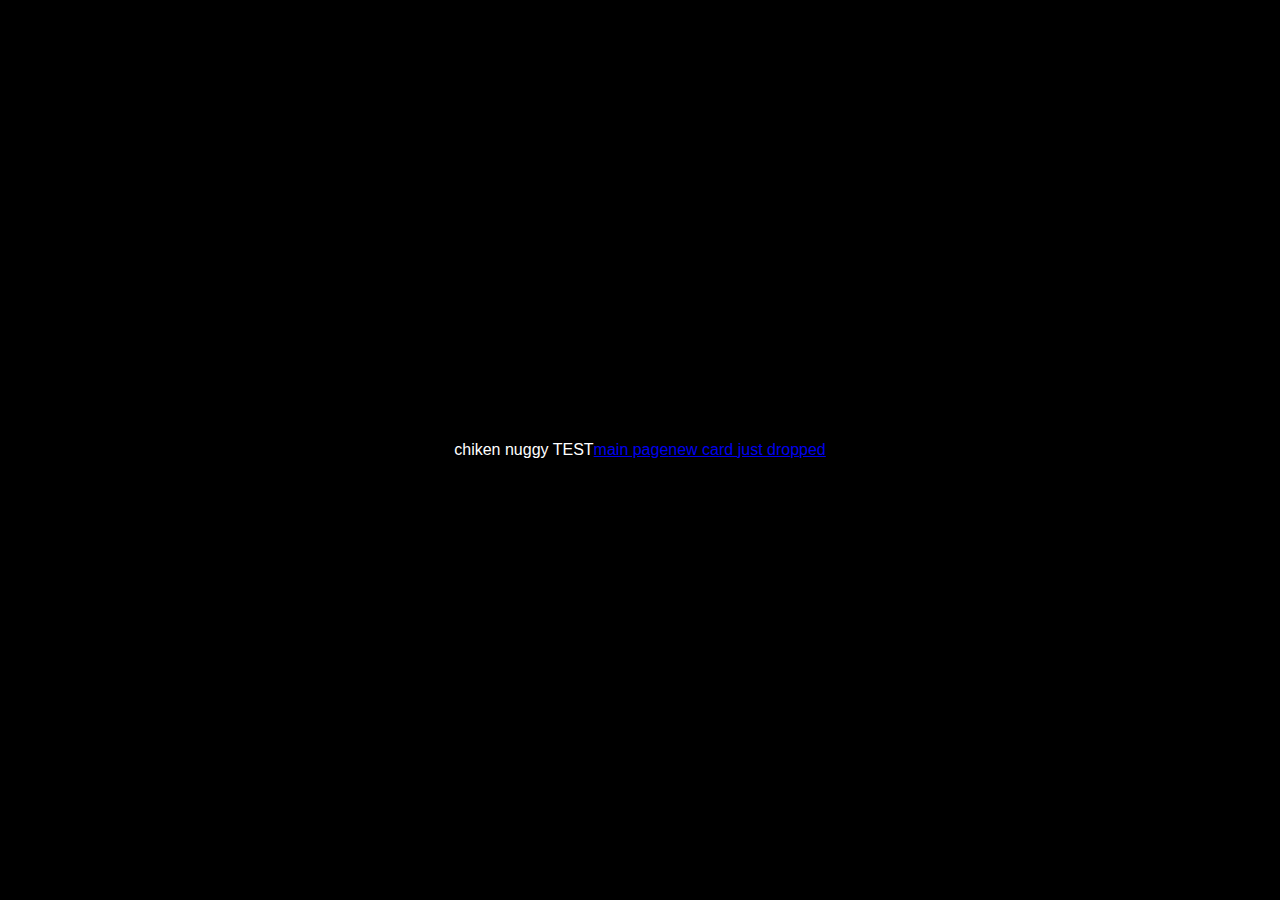
<file: index.html>
<!DOCTYPE html>
<html lang="en">
    <head>
        <meta charset="UTF-8">
        <meta name="viewport" content="width=device-width, initial-scale=1.0">
        <title>Your Page Title</title>
        <link rel="stylesheet" href="cardstyle.css"> <!-- Link to an external CSS file -->
    </head>
    <body>
        chiken nuggy
        TEST
        <a href="cards.html">main page</a>
        <a href="newcard.html">new card just dropped</a>
    </body>
</html>
</file>
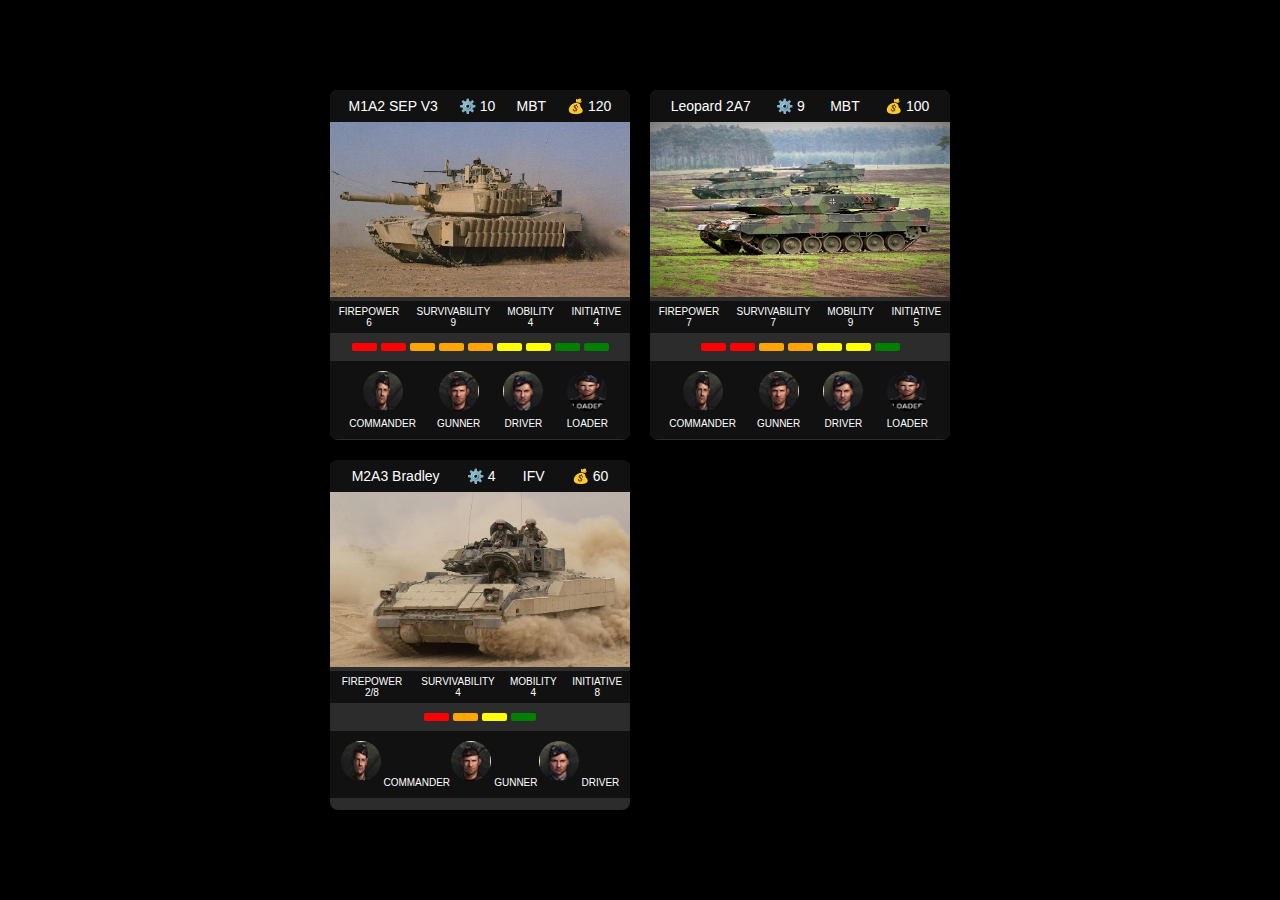
<file: cards.html>
<!DOCTYPE html>
<html lang="en">

<head>
    <meta charset="UTF-8">
    <meta name="viewport" content="width=device-width, initial-scale=1.0">
    <title>Tank Card</title>
    <link rel="stylesheet" href="cardstyle.css">
</head>
<!--Abrams-->

<body>
    <div class="cardgrid">
        <div class="container">
            <div class="card">
                <div class="header">
                    <span class="tank-name">M1A2 SEP V3</span>
                    <span class="icon">⚙️ 10</span>
                    <span class="type">MBT</span>
                    <span class="cost">💰 120</span>
                </div>
                <div class="image-section">
                    <img src="h3.jpg.56b4e3b6946e02e14bf2f4e55b6e6236.jpg" alt="Tank Image">
                    <div class="stats">
                        <div class="stat">
                            <span>FIREPOWER</span>
                            <span class="value">6</span>
                        </div>
                        <div class="stat">
                            <span>SURVIVABILITY</span>
                            <span class="value">9</span>
                        </div>
                        <div class="stat">
                            <span>MOBILITY</span>
                            <span class="value">4</span>
                        </div>
                        <div class="stat">
                            <span>INITIATIVE</span>
                            <span class="value">4</span>
                        </div>
                    </div>
                </div>

                <div class="status-bar">
                    <div class="bar red"></div>
                    <div class="bar red"></div>
                    <div class="bar orange"></div>
                    <div class="bar orange"></div>
                    <div class="bar orange"></div>
                    <div class="bar yellow"></div>
                    <div class="bar yellow"></div>
                    <div class="bar green"></div>
                    <div class="bar green"></div>
                </div>

                <div class="crew">
                    <div class="crew-member">
                        <img src="tank card commander-02.png" alt="Commander">
                        <span>COMMANDER</span>
                    </div>
                    <div class="crew-member">
                        <img src="tank card gunner-04.png" alt="Gunner">
                        <span>GUNNER</span>
                    </div>
                    <div class="crew-member">
                        <img src="tank card driver-03.png" alt="Driver">
                        <span>DRIVER</span>
                    </div>
                    <div class="crew-member">
                        <img src="tank card loader-04.png" alt="Loader">
                        <span>LOADER</span>
                    </div>
                </div>
            </div>
        </div>
         <!---start of new card--->
        <div class="container">
            <div class="card">
                <div class="header">
                    <span class="tank-name">Leopard 2A7</span>
                    <span class="icon">⚙️ 9</span>
                    <span class="type">MBT</span>
                    <span class="cost">💰 100</span>
                </div>
                <div class="image-section">
                    <img src="Leopard_2_A5_der_Bundeswehr.jpg" alt="Tank Image">
                    <div class="stats">
                        <div class="stat">
                            <span>FIREPOWER</span>
                            <span class="value">7</span>
                        </div>
                        <div class="stat">
                            <span>SURVIVABILITY</span>
                            <span class="value">7</span>
                        </div>
                        <div class="stat">
                            <span>MOBILITY</span>
                            <span class="value">9</span>
                        </div>
                        <div class="stat">
                            <span>INITIATIVE</span>
                            <span class="value">5</span>
                        </div>
                    </div>
                </div>

                <div class="status-bar">
                    <div class="bar red"></div>
                    <div class="bar red"></div>
                    <div class="bar orange"></div>
                    <div class="bar orange"></div>
                    <div class="bar yellow"></div>
                    <div class="bar yellow"></div>
                    <div class="bar green"></div>
                </div>

                <div class="crew">
                    <div class="crew-member">
                        <img src="tank card commander-02.png" alt="Commander">
                        <span>COMMANDER</span>
                    </div>
                    <div class="crew-member">
                        <img src="tank card gunner-04.png" alt="Gunner">
                        <span>GUNNER</span>
                    </div>
                    <div class="crew-member">
                        <img src="tank card driver-03.png" alt="Driver">
                        <span>DRIVER</span>
                    </div>
                    <div class="crew-member">
                        <img src="tank card loader-04.png" alt="Loader">
                        <span>LOADER</span>
                    </div>
                </div>
            </div>
        </div>
        <!---start of new card--->
        <div class="container">
            <div class="card">
                <div class="header">
                    <span class="tank-name">M2A3 Bradley</span>
                    <span class="icon">⚙️ 4</span>
                    <span class="type">IFV</span>
                    <span class="cost">💰 60</span>
                </div>
                <div class="image-section">
                    <img src="800px-M2a3-bradley07.webp" alt="Tank Image">
                    <div class="stats">
                        <div class="stat">
                            <span>FIREPOWER</span>
                            <span class="value">2/8</span>
                        </div>
                        <div class="stat">
                            <span>SURVIVABILITY</span>
                            <span class="value">4</span>
                        </div>
                        <div class="stat">
                            <span>MOBILITY</span>
                            <span class="value">4</span>
                        </div>
                        <div class="stat">
                            <span>INITIATIVE</span>
                            <span class="value">8</span>
                        </div>
                    </div>
                </div>

                <div class="status-bar">
                    <div class="bar red"></div>
                    <div class="bar orange"></div>
                    <div class="bar yellow"></div>
                    <div class="bar green"></div>
                </div>

                <div class="crew">
                    <div class="crew-member">
                        <img src="tank card commander-02.png" alt="Commander">
                        <span>COMMANDER</span>
                    </div>
                    <div class="crew-member">
                        <img src="tank card gunner-04.png" alt="Gunner">
                        <span>GUNNER</span>
                    </div>
                    <div class="crew-member">
                        <img src="tank card driver-03.png" alt="Driver">
                        <span>DRIVER</span>
                    </div>
                </div>
            </div>
        </div>
    </div>
</body>
</file>
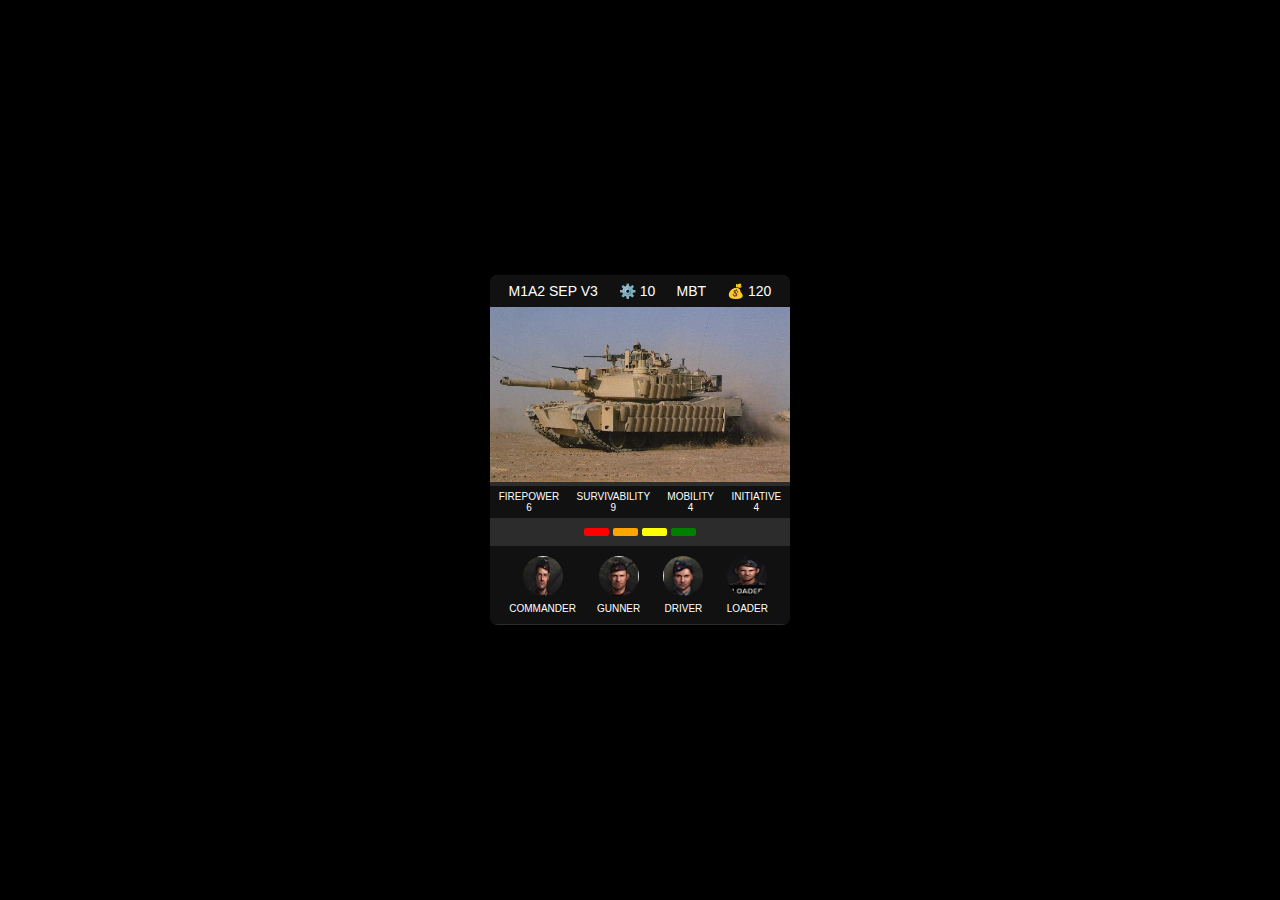
<file: newcard.html>
<!DOCTYPE html>
<html lang="en">

<head>
    <meta charset="UTF-8">
    <meta name="viewport" content="width=device-width, initial-scale=1.0">
    <title>Tank Card</title>
    <link rel="stylesheet" href="cardstyle.css">
</head>

<div class="card">
    <div class="header">
        <span class="tank-name">M1A2 SEP V3</span>
        <span class="icon">⚙️ 10</span>
        <span class="type">MBT</span>
        <span class="cost">💰 120</span>
    </div>
    <div class="image-section">
        <img src="h3.jpg.56b4e3b6946e02e14bf2f4e55b6e6236.jpg" alt="Tank Image">
        <div class="stats">
            <div class="stat">
                <span>FIREPOWER</span>
                <span class="value">6</span>
            </div>
            <div class="stat">
                <span>SURVIVABILITY</span>
                <span class="value">9</span>
            </div>
            <div class="stat">
                <span>MOBILITY</span>
                <span class="value">4</span>
            </div>
            <div class="stat">
                <span>INITIATIVE</span>
                <span class="value">4</span>
            </div>
        </div>
    </div>

    <div class="status-bar">
        <div class="bar red"></div>
        <div class="bar orange"></div>
        <div class="bar yellow"></div>
        <div class="bar green"></div>
    </div>

    <div class="crew">
        <div class="crew-member">
            <img src="tank card commander-02.png" alt="Commander">
            <span>COMMANDER</span>
        </div>
        <div class="crew-member">
            <img src="tank card gunner-04.png" alt="Gunner">
            <span>GUNNER</span>
        </div>
        <div class="crew-member">
            <img src="tank card driver-03.png" alt="Driver">
            <span>DRIVER</span>
        </div>
        <div class="crew-member">
            <img src="tank card loader-04.png" alt="Loader">
            <span>LOADER</span>
        </div>
    </div>
</file>
<file: cardstyle.css>
.cardgrid {
    display: grid;
    grid-template-columns: 1fr 1fr;
    gap: 20px;
}

* {
    margin: 0;
    padding: 0;
    box-sizing: border-box;
}

body {
    display: flex;
    justify-content: center;
    align-items: center;
    height: 100vh;
    background-color: black;
    font-family: Arial, sans-serif;
    color: white;
}

.card {
    width: 300px;
    height: 350px;
    background-color: #2c2c2c;
    border-radius: 8px;
    overflow: hidden;
    box-shadow: 0 4px 8px rgba(0, 0, 0, 0.5);
    text-align: center;
}

.header {
    display: flex;
    justify-content: space-around;
    background-color: #111;
    padding: 8px;
    font-size: 14px;
}

.image-section img {
    width: 100%;
    height: 175px;
}

.stats {
    display: flex;              /* Enables Flexbox */
    justify-content: space-between; /* Even spacing between items */
    align-items: center;        /* Aligns items vertically */
    padding: 5px;              /* Adds padding inside the container */
    background-color: #111;     /* Optional: background for clarity */
    font-size: 10px;            /* Text size */
    color: white;
    gap: 10px;                  /* Spacing between items */
}


.status-bar {
    display: flex;
    justify-content: center;
    gap: 4px;
    padding: 10px 0;
}

.bar {
    width: 25px;
    height: 8px;
    border-radius: 2px;
}

.bar.red {
    background-color: red;
}

.bar.orange {
    background-color: orange;
}

.bar.yellow {
    background-color: yellow;
}

.bar.green {
    background-color: green;
}

.crew {
    display: flex;
    justify-content: space-around;
    padding: 10px;
    background-color: #111;
}

.crew-member {
    text-align: center;
    font-size: 10px;
}

.crew-member img {
    width: 40px;
    height: 40px;
    border-radius: 50%;
    margin-bottom: 5px;
}
</file>
